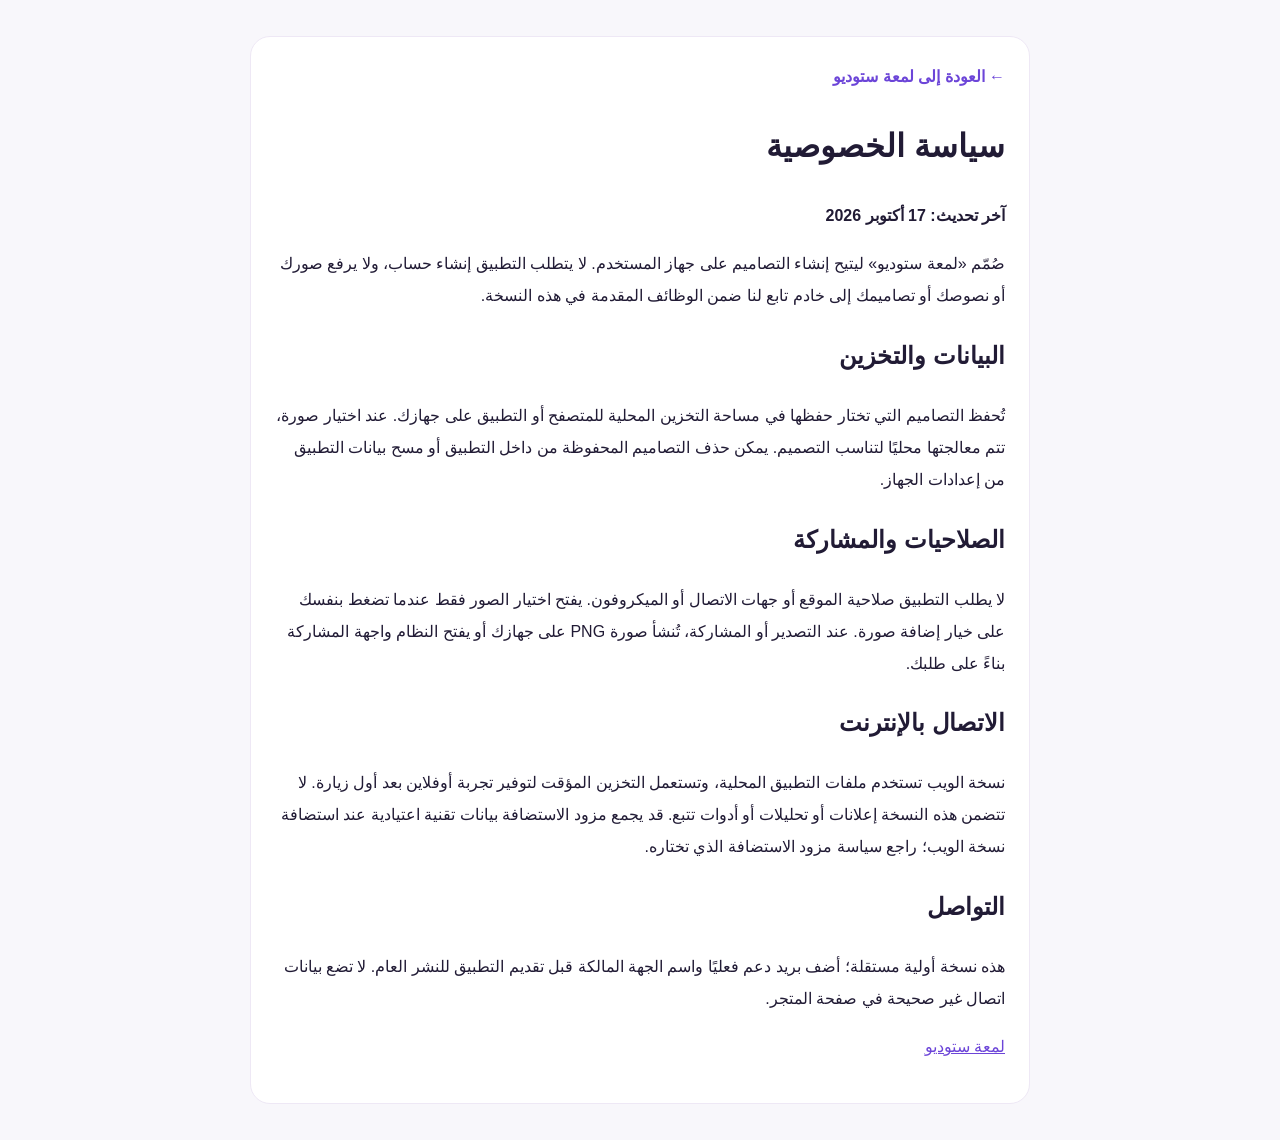
<file: privacy.html>
<!doctype html><html lang="ar" dir="rtl"><head><meta charset="utf-8"><meta name="viewport" content="width=device-width,initial-scale=1"><meta name="theme-color" content="#6b42d8"><title>الخصوصية — لمعة ستوديو</title><link rel="stylesheet" href="styles.css"></head><body><main class="privacy-page" style="max-width:780px;margin:36px auto;padding:24px;background:#fff;border:1px solid #eee8f5;border-radius:20px;line-height:2"><a href="index.html" style="color:#6c45d8;text-decoration:none;font-weight:800">← العودة إلى لمعة ستوديو</a><h1>سياسة الخصوصية</h1><p><strong>آخر تحديث: 17 أكتوبر 2026</strong></p><p>صُمّم «لمعة ستوديو» ليتيح إنشاء التصاميم على جهاز المستخدم. لا يتطلب التطبيق إنشاء حساب، ولا يرفع صورك أو نصوصك أو تصاميمك إلى خادم تابع لنا ضمن الوظائف المقدمة في هذه النسخة.</p><h2>البيانات والتخزين</h2><p>تُحفظ التصاميم التي تختار حفظها في مساحة التخزين المحلية للمتصفح أو التطبيق على جهازك. عند اختيار صورة، تتم معالجتها محليًا لتناسب التصميم. يمكن حذف التصاميم المحفوظة من داخل التطبيق أو مسح بيانات التطبيق من إعدادات الجهاز.</p><h2>الصلاحيات والمشاركة</h2><p>لا يطلب التطبيق صلاحية الموقع أو جهات الاتصال أو الميكروفون. يفتح اختيار الصور فقط عندما تضغط بنفسك على خيار إضافة صورة. عند التصدير أو المشاركة، تُنشأ صورة PNG على جهازك أو يفتح النظام واجهة المشاركة بناءً على طلبك.</p><h2>الاتصال بالإنترنت</h2><p>نسخة الويب تستخدم ملفات التطبيق المحلية، وتستعمل التخزين المؤقت لتوفير تجربة أوفلاين بعد أول زيارة. لا تتضمن هذه النسخة إعلانات أو تحليلات أو أدوات تتبع. قد يجمع مزود الاستضافة بيانات تقنية اعتيادية عند استضافة نسخة الويب؛ راجع سياسة مزود الاستضافة الذي تختاره.</p><h2>التواصل</h2><p>هذه نسخة أولية مستقلة؛ أضف بريد دعم فعليًا واسم الجهة المالكة قبل تقديم التطبيق للنشر العام. لا تضع بيانات اتصال غير صحيحة في صفحة المتجر.</p><p><a href="index.html" style="color:#6c45d8">لمعة ستوديو</a></p></main></body></html>
</file>
<file: styles.css>
:root{--ink:#211b35;--muted:#827b95;--purple:#6c45d8;--purple-dark:#5030b0;--lilac:#eee8ff;--line:#ece8f3;--paper:#fff;--bg:#f8f7fb;--green:#3a9d77;--shadow:0 18px 48px rgba(41,25,86,.08);font-family:"Segoe UI",Tahoma,Arial,sans-serif}
*{box-sizing:border-box}
html,body{margin:0;padding:0;background:var(--bg);color:var(--ink);min-height:100%}
body{line-height:1.6}
.app{max-width:1100px;margin:0 auto;padding:16px 14px 48px}
button,input,select,textarea{font:inherit}
.btn{appearance:none;border:0;border-radius:14px;padding:10px 16px;background:var(--purple);color:#fff;font-weight:700;cursor:pointer;box-shadow:var(--shadow)}
.btn:hover{background:var(--purple-dark)}
.btn.secondary{background:#fff;color:var(--ink);border:1px solid var(--line)}
.btn.ghost{background:transparent;color:var(--purple);border:1px solid var(--lilac)}
.header{display:flex;flex-wrap:wrap;gap:12px;align-items:center;justify-content:space-between;margin-bottom:18px}
.brand{display:flex;gap:12px;align-items:center}
.logo{width:44px;height:44px;border-radius:14px;background:linear-gradient(135deg,#8b6cf0,#6c45d8);display:grid;place-items:center;color:#fff;font-weight:900}
.brand h1{margin:0;font-size:1.25rem}
.brand p{margin:0;color:var(--muted);font-size:.9rem}
.panel{background:var(--paper);border:1px solid var(--line);border-radius:20px;padding:16px;box-shadow:var(--shadow)}
.grid{display:grid;gap:16px}
@media(min-width:900px){.grid.main{grid-template-columns:340px 1fr}}
.field{display:flex;flex-direction:column;gap:6px;margin-bottom:12px}
.field label{font-weight:700;font-size:.92rem}
.field input,.field select,.field textarea{border:1px solid var(--line);border-radius:12px;padding:10px 12px;background:#fff}
.preview-wrap{display:flex;justify-content:center;align-items:center;min-height:320px;background:linear-gradient(180deg,#f3f0ff,#fff);border-radius:18px;padding:12px;overflow:auto}
.canvas{width:min(100%,420px);aspect-ratio:1/1;border-radius:16px;overflow:hidden;position:relative;background:#fff;box-shadow:0 10px 30px rgba(0,0,0,.08)}
.canvas[data-ratio="story"]{aspect-ratio:9/16}
.canvas[data-ratio="poster"]{aspect-ratio:3/4}
.tpl{position:absolute;inset:0;display:flex;flex-direction:column;padding:18px;color:#fff}
.tpl .badge{align-self:flex-start;background:rgba(255,255,255,.18);padding:6px 10px;border-radius:999px;font-size:.8rem;backdrop-filter:blur(6px)}
.tpl h2{margin:12px 0 8px;font-size:clamp(1.4rem,4vw,2.1rem);line-height:1.25}
.tpl p{margin:0;opacity:.95}
.actions{display:flex;flex-wrap:wrap;gap:8px;margin-top:12px}
.templates,.palettes,.sizes{display:flex;flex-wrap:wrap;gap:8px}
.chip{border:1px solid var(--line);background:#fff;border-radius:999px;padding:8px 12px;cursor:pointer;font-weight:600}
.chip.active{border-color:var(--purple);background:var(--lilac);color:var(--purple-dark)}
.saved{display:grid;gap:10px;grid-template-columns:repeat(auto-fill,minmax(140px,1fr))}
.saved .card{border:1px solid var(--line);border-radius:14px;overflow:hidden;background:#fff;cursor:pointer}
.saved .card img{width:100%;display:block;aspect-ratio:1/1;object-fit:cover}
.saved .card .meta{padding:8px;font-size:.85rem}
.footer-note{margin-top:24px;color:var(--muted);font-size:.9rem;text-align:center}
.privacy-page a{color:var(--purple)}
</file>
